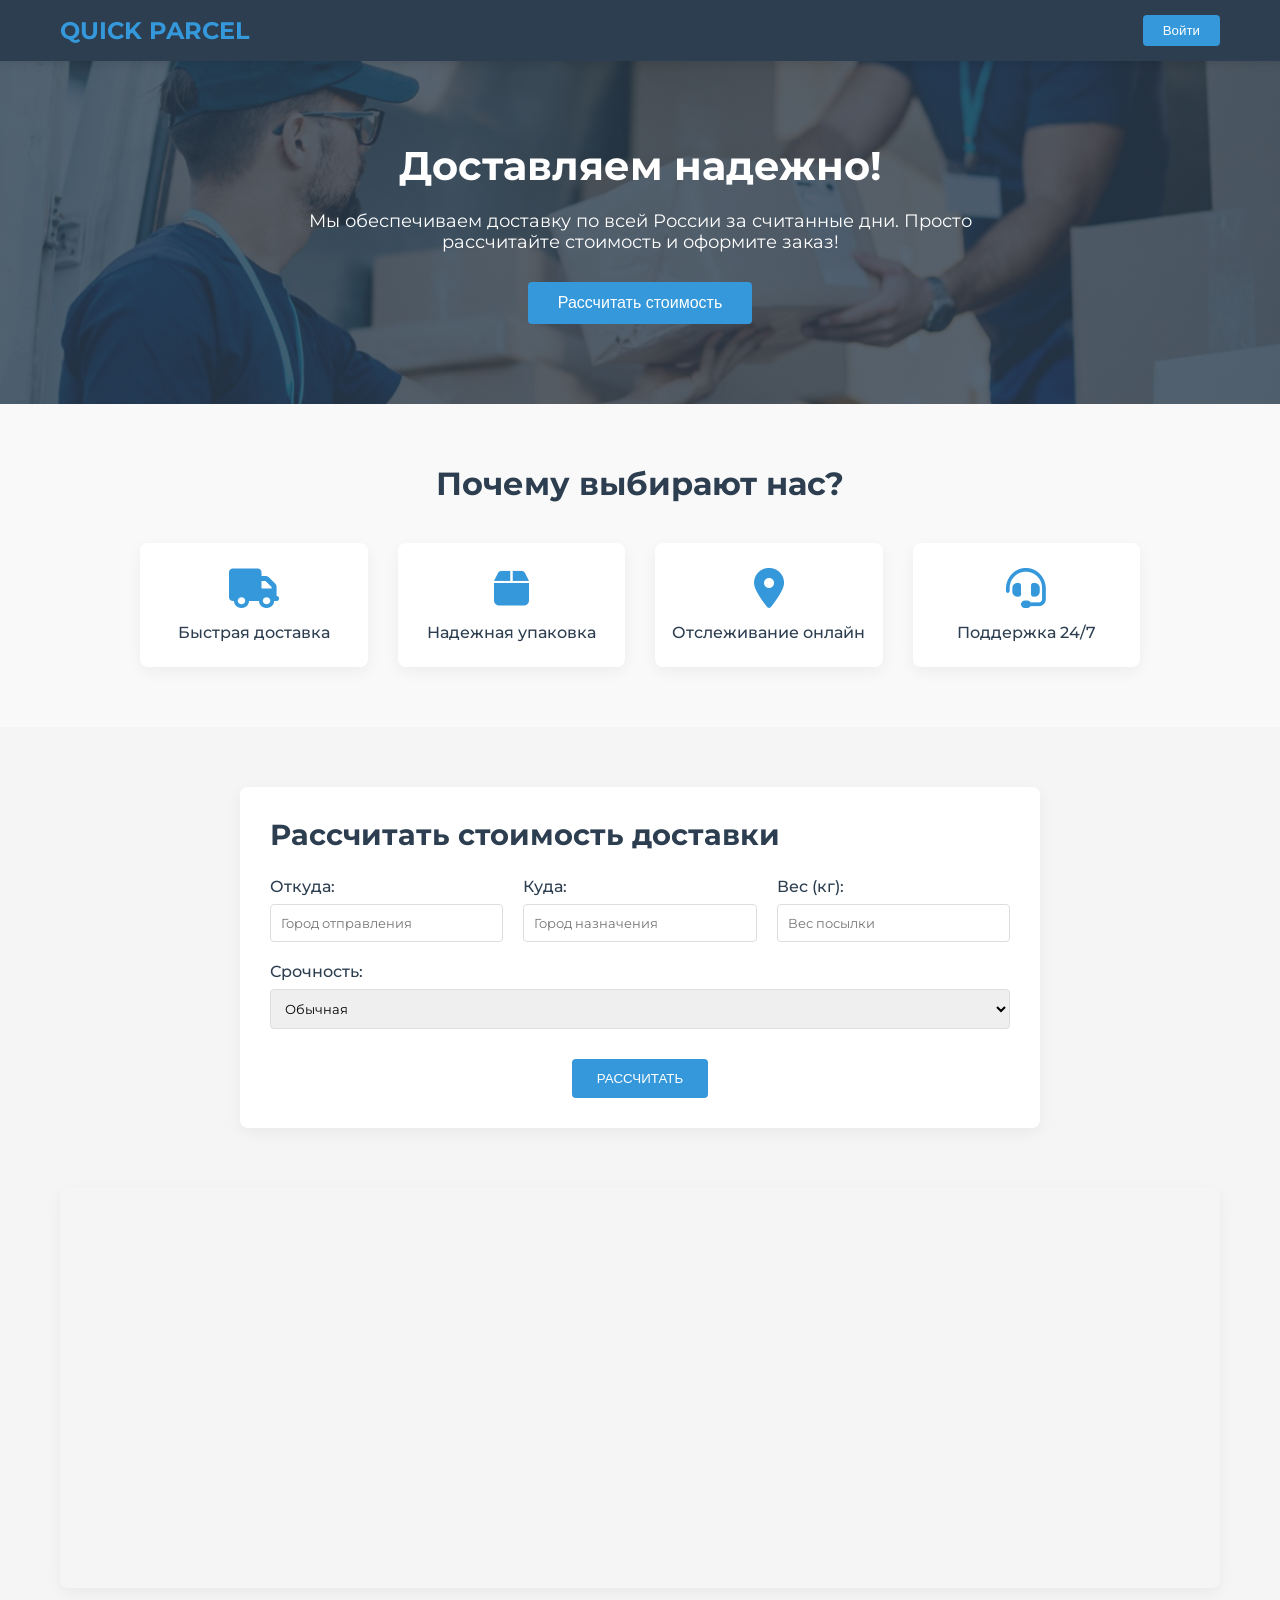
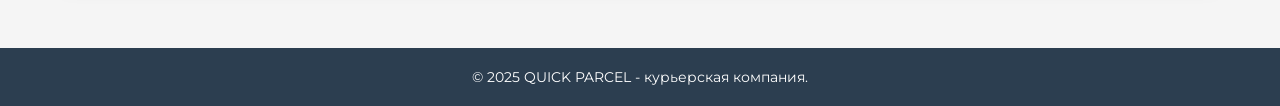
<file: frontend/index.html>
<!DOCTYPE html>
<html lang="en">
<head>
    <meta charset="UTF-8" />
    <meta name="viewport" content="width=device-width, initial-scale=1.0" />
    <link rel="stylesheet" href="style.css" />
    <link rel="stylesheet" href="https://cdnjs.cloudflare.com/ajax/libs/font-awesome/6.0.0-beta3/css/all.min.css">
     <link rel="shortcut icon" href="favicon.ico" type="image/x-icon">
    <title>QUICK PARCEL - услуги курьерской компании.</title>
</head>
<body>
    <header>
        <div class="header-content">
            <div class="logo">
                 <b id="reload-logo">QUICK PARCEL</b>
            </div>
            <nav>
                <ul>
                    <li>
                        <button class="login-button" onclick="window.location.href='login.html'">Войти</button>
                    </li>
                </ul>
            </nav>
        </div>
    </header>

    <div class="container">
        <section class="hero-container">
            <div class="hero--info">
                <h1 class="fade-in-text">Доставляем надежно!</h1>
                <p class="fade-in-text">Мы обеспечиваем доставку по всей России за считанные дни. Просто рассчитайте стоимость и оформите заказ!</p>
                <button class="hero-button" onclick="scrollToCalculator()">Рассчитать стоимость</button>
            </div>
        </section>
        <section class="features-section">
            <h2>Почему выбирают нас?</h2>
            <div class="features">
                <div class="feature">
                    <i class="fas fa-truck"></i>
                    <p>Быстрая доставка</p>
                </div>
                <div class="feature">
                    <i class="fas fa-box"></i>
                    <p>Надежная упаковка</p>
                </div>
                <div class="feature">
                    <i class="fas fa-map-marker-alt"></i>
                    <p>Отслеживание онлайн</p>
                </div>
                <div class="feature">
                    <i class="fas fa-headset"></i>
                    <p>Поддержка 24/7</p>
                </div>
            </div>
        </section>
            
        <section id="frame-calculator" class="frame-calculator">
                <div class="frame">
                    <h2>Рассчитать стоимость доставки</h2>
                    <form id="delivery-form">
                        <div class="input-row">
                            <div class="input-group">
                                <label for="from">Откуда:</label>
                                <input type="text" id="from" name="from" placeholder="Город отправления" list="citiesList" required>
                            </div>
                            <div class="input-group">
                                <label for="to">Куда:</label>
                                <input type="text" id="to" name="to" placeholder="Город назначения" list="citiesList" required>
                            </div>
                            <div class="input-group">
                                <label for="weight">Вес (кг):</label>
                                <input type="number" id="weight" name="weight" placeholder="Вес посылки" required>
                            </div>
                            <div class="input-group">
                                <label for="urgency">Срочность:</label>
                                <select id="urgency" name="urgency">
                                    <option value="1">Обычная</option>
                                    <option value="2">Срочная</option>
                                    <option value="3">Экспресс</option>
                                </select>
                            </div>
                        </div>
                        <button type="submit" class="calculate-button">РАССЧИТАТЬ</button>
                    </form>
            </section>
    </div>

    <!-- Список городов для автодополнения -->
    <datalist id="citiesList">
        <option value="Москва">
        <option value="Санкт-Петербург">
        <option value="Новосибирск">
        <option value="Екатеринбург">
        <option value="Нижний Новгород">
        <option value="Казань">
        <option value="Челябинск">
        <option value="Омск">
        <option value="Самара">
        <option value="Ростов-на-Дону">
        <option value="Уфа">
        <option value="Красноярск">
        <option value="Пермь">
        <option value="Воронеж">
        <option value="Волгоград">
        <option value="Симферополь">
    </datalist>

    <div class="map_container">
        <div id="map" style="width: 100%; height: 400px;"></div>
    </div>
      <footer>
        <div class="footer-content">
            <p>© 2025 QUICK PARCEL - курьерская компания.</p>
        </div>
    </footer>
    <script src="https://api-maps.yandex.ru/2.1/?apikey=f2f1014b-bed7-4429-b12e-e46447e15a6b&lang=ru_RU" type="text/javascript"></script>
    <script>
        ymaps.ready(init);
        
        function init() {
            const map = new ymaps.Map("map", {
                center: [44.952116, 34.102411], 
                zoom: 12 
            });
        
            const placemark = new ymaps.Placemark([44.952116, 34.102411], {});
            map.geoObjects.add(placemark);
// === ДОБАВЬТЕ ЭТОТ КОД ===
        if (navigator.geolocation) {
                navigator.geolocation.getCurrentPosition(
                    (position) => {
                        const userLat = position.coords.latitude;
                        const userLng = position.coords.longitude;
                        
                        // Создаем метку пользователя
                        const userPlacemark = new ymaps.Placemark(
                            [userLat, userLng],
                            { hintContent: 'Ваше местоположение' },
                            { preset: 'islands#blueCircleIcon' }
                        );
                        
                        map.geoObjects.add(userPlacemark);
                        map.setCenter([userLat, userLng], 13);
                        
                        console.log('User coordinates:', userLat, userLng);
                    },
                    (error) => {
                        console.error('Geolocation error:', error);
                    },
                    { timeout: 5000 }
                );
            }
            // === КОНЕЦ ДОБАВЛЕНИЯ ===
        }
        
        
        function calculatePrice(from, to, weight, urgency) {
            const basePrices = {
                "Москва": 100, "Санкт-Петербург": 140, "Нижний Новгород": 160,
                "Казань": 180, "Ростов-на-Дону": 200, "Воронеж": 100,
                "Волгоград": 220, "Екатеринбург": 240, "Уфа": 260,
                "Пермь": 280, "Челябинск": 300, "Омск": 340,
                "Новосибирск": 380, "Красноярск": 420, "Симферополь": 260
            };
            
            const urgencyMultipliers = { "1": 1.0, "2": 1.5, "3": 2.0 };
                
                const fromPrice = basePrices[from] || 400;
                const toPrice = basePrices[to] || 400;
                const distanceFactor = Math.abs(fromPrice - toPrice) / 100 ;
                
                return Math.round((fromPrice + toPrice) * distanceFactor * weight * urgencyMultipliers[urgency] + 300);
            }
        
        document.getElementById('delivery-form').addEventListener('submit', function(e) {
            e.preventDefault();
            
            const from = document.getElementById('from').value.trim();
            const to = document.getElementById('to').value.trim();
            const weight = parseFloat(document.getElementById('weight').value);
            const urgency = document.getElementById('urgency').value;
        
            // Валидация
            const validCities = ["Москва", "Санкт-Петербург", "Новосибирск", "Екатеринбург", "Нижний Новгород", "Казань", "Челябинск", "Омск", "Самара", "Ростов-на-Дону","Уфа", "Красноярск", "Пермь", "Воронеж", "Волгоград", "Симферополь"];
            if (!validCities.includes(from) || !validCities.includes(to)) {
                alert('Укажите города из списка доступных!');
                return;
            }
        
            if (isNaN(weight) || weight < 0.1 || weight > 1000) {
                alert('Вес должен быть от 0.1 до 1000 кг!');
                return;
            }
        
            // Расчет и сохранение
            const price = calculatePrice(from, to, weight, urgency);
            localStorage.setItem('deliveryData', JSON.stringify({
                from, to, weight, urgency, price
            }));
        
            setTimeout(() => window.location.href = 'calculator.html', 300);
        });
        
        document.getElementById('reload-logo').addEventListener('click', () => {
            window.location.href = 'index.html';
        });
        
        function scrollToCalculator() {
            document.getElementById('frame-calculator').scrollIntoView({ 
                behavior: 'smooth' 
            });
        }
    </script>
    <script>
        // Проверка авторизации и изменение кнопки
        document.addEventListener('DOMContentLoaded', () => {
            const authToken = localStorage.getItem('authToken');
            const loginButton = document.querySelector('.login-button');
            
            if (authToken && loginButton) {
                loginButton.textContent = 'Личный кабинет';
                loginButton.onclick = () => {
                    window.location.href = 'account.html';
                };
            } else {
                loginButton.onclick = () => {
                    window.location.href = 'login.html';
                };
            }
        });
    </script>
</body>
</html>
</file>
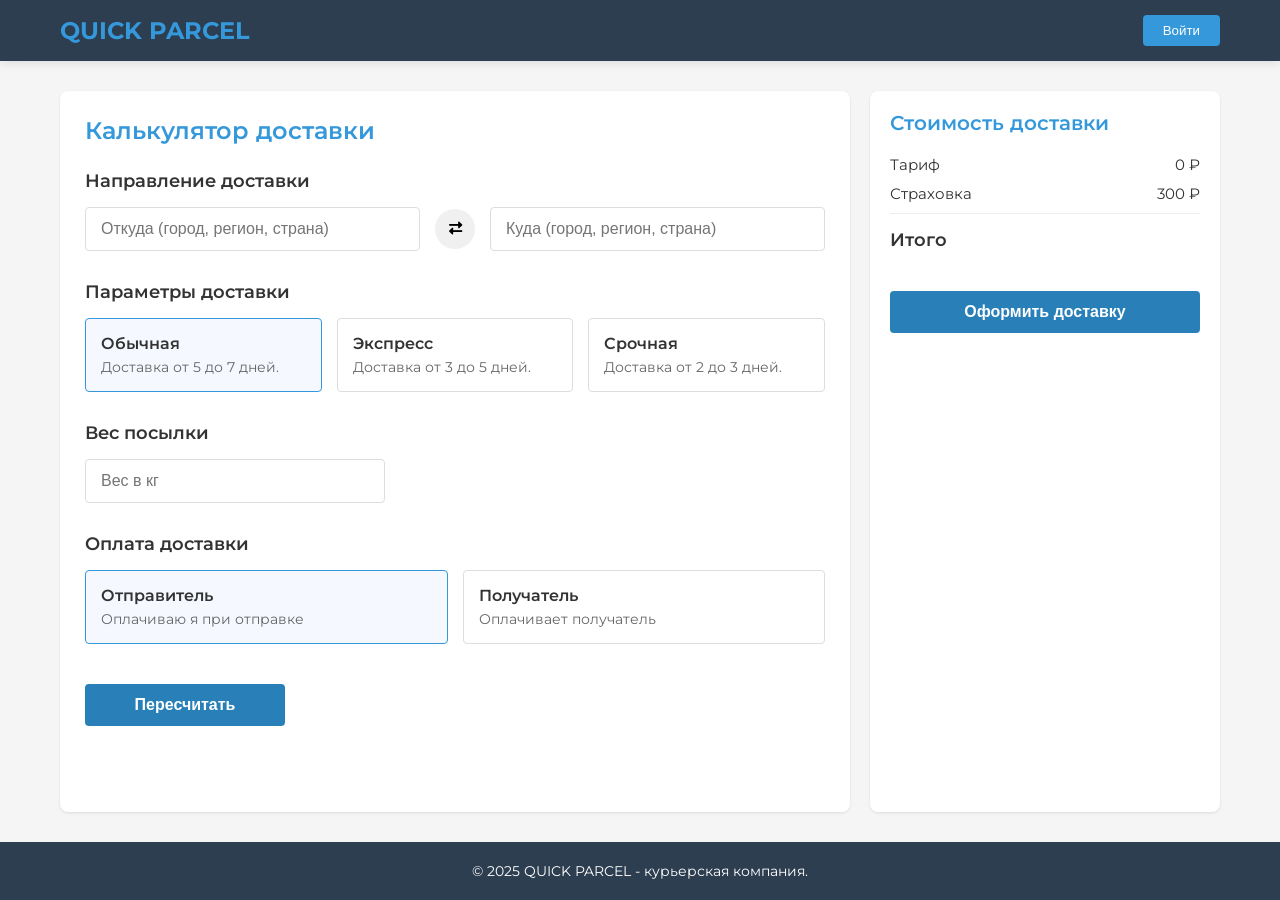
<file: frontend/calculator.html>
<!DOCTYPE html>
<html lang="ru">
<head>
    <meta charset="UTF-8" />
    <meta name="viewport" content="width=device-width, initial-scale=1.0, maximum-scale=1.0, user-scalable=no">
    <link rel="stylesheet" href="https://cdnjs.cloudflare.com/ajax/libs/font-awesome/6.0.0-beta3/css/all.min.css">
    <link rel="stylesheet" href="styleCalculator.css" />
      <link rel="shortcut icon" href="favicon.ico" type="image/x-icon">
    <title>QUICKPARCEL - Калькулятор</title>
</head>
<body>
    <header>
        <div class="header-content">
                <div class="logo">
                    <span id="reload-logo" onclick="window.location.href='index.html'">QUICK PARCEL</span>
                </div>
            <nav>
                <ul>
                    <li>
                        <button class="login-button" id="auth-button">Войти</button>
                    </li>
                </ul>
            </nav>
        </div>
    </header>
    
    <div class="main-content-calculator">
        <div class="calculator_container">
            <h1 class="calculator_text">Калькулятор доставки</h1>
            
            <div class="location-section">
                <h2 class="section-title">Направление доставки</h2>
                <div class="location-inputs">
                    <div class="location-input">
                        <input type="text" list="citiesList" placeholder="Откуда (город, регион, страна)" value="">
                    </div>
                    <div class="location-swap">
                        <button class="swap-btn">
                            <i class="fas fa-exchange-alt"></i>
                        </button>
                    </div>
                    <div class="location-input">
                        <input type="text" list="citiesList" placeholder="Куда (город, регион, страна)" value="">
                    </div>
                </div>
            </div>
            
            <datalist id="citiesList">
                <option value="Москва">
                <option value="Санкт-Петербург">
                <option value="Новосибирск">
                <option value="Екатеринбург">
                <option value="Нижний Новгород">
                <option value="Казань">
                <option value="Челябинск">
                <option value="Омск">
                <option value="Самара">
                <option value="Ростов-на-Дону">
                <option value="Уфа">
                <option value="Красноярск">
                <option value="Пермь">
                <option value="Воронеж">
                <option value="Волгоград">
                <option value="Симферополь">
            </datalist>
            
            <div class="delivery-options">
                <h2 class="section-title">Параметры доставки</h2>
                <div class="options-grid">
                    <div class="option-card active">
                        <div class="option-title">Обычная</div>
                        <div class="option-desc">Доставка от 5 до 7 дней.</div>
                    </div>
                    <div class="option-card">
                        <div class="option-title">Экспресс</div>
                        <div class="option-desc">Доставка от 3 до 5 дней.</div>
                    </div>
                    <div class="option-card">
                        <div class="option-title">Срочная</div>
                        <div class="option-desc">Доставка от 2 до 3 дней.</div>
                    </div>
                </div>
            </div>

            <div class="weight-options">
                <h2 class="section-title">Вес посылки</h2>
                <div class="weight-input">
                    <input type="text" placeholder="Вес в кг" value="">
                </div>
            </div>
            
            <div class="payment-section">
                <h2 class="section-title">Оплата доставки</h2>
                <div class="payment-options">
                    <div class="payment-option active">
                        <div class="option-title">Отправитель</div>
                        <div class="option-desc">Оплачиваю я при отправке</div>
                    </div>
                    <div class="payment-option">
                        <div class="option-title">Получатель</div>
                        <div class="option-desc">Оплачивает получатель</div>
                    </div>
                </div>
            </div>
            <div class="redo-payment">
                <button class="redo-button">Пересчитать</button>
            </div>
        </div>
        
        <div class="check">
            <h2 class="check-title">Стоимость доставки</h2>
            <div class="check-summary">
                <div class="summary-item">
                    <span>Тариф</span>
                    <span>0 ₽</span>
                </div>
                <div class="summary-item">
                    <span>Страховка</span>
                    <span>300 ₽</span>
                </div>
                <div class="summary-item summary-total">
                    <span>Итого</span>
                    <span></span>
                </div>
            </div>
            <button class="check-button">Оформить доставку</button>
        </div>
    </div>
    
    <footer>
        <div class="footer-content">
            <p>© 2025 QUICK PARCEL - курьерская компания.</p>
        </div>
    </footer>
    
    <script>
        document.addEventListener('DOMContentLoaded', () => {
            // Получаем сохраненные данные
            const savedData = JSON.parse(localStorage.getItem('deliveryData'));
            
            if (savedData) {
                // Заполняем поля формы
                document.querySelector('.location-input:first-child input').value = savedData.from;
                document.querySelector('.location-input:last-child input').value = savedData.to;
                document.querySelector('.weight-input input').value = savedData.weight;
                
                // Выбираем тип доставки (0=обычная, 1=экспресс, 2=срочная)
                const deliveryCards = document.querySelectorAll('.option-card');
                deliveryCards[parseInt(savedData.urgency) - 1].click();
                
                // Рассчитываем и отображаем стоимость
                updatePriceDisplay(savedData);
            }
    
            // Обработчики UI
            document.querySelectorAll('.option-card').forEach(card => {
                card.addEventListener('click', function() {
                    document.querySelectorAll('.option-card').forEach(c => c.classList.remove('active'));
                    this.classList.add('active');
                    recalculatePrice();
                });
            });
            
            document.querySelectorAll('.payment-option').forEach(option => {
                option.addEventListener('click', function() {
                    document.querySelectorAll('.payment-option').forEach(o => o.classList.remove('active'));
                    this.classList.add('active');
                    recalculatePrice(); // Добавляем вызов перерасчета при изменении способа оплаты
                });
            });
            
            document.querySelector('.swap-btn').addEventListener('click', function() {
                const fromInput = document.querySelector('.location-input:first-child input');
                const toInput = document.querySelector('.location-input:last-child input');
                const temp = fromInput.value;
                fromInput.value = toInput.value;
                toInput.value = temp;
                recalculatePrice();
            });
    
            // Обработчик изменения веса
            document.querySelector('.weight-input input').addEventListener('input', recalculatePrice);
    
            // Временный обработчик кнопки оформления
            document.querySelector('.check-button').addEventListener('click', () => {
                // Получаем данные из формы
                const from = document.querySelector('.location-input:first-child input').value;
                const to = document.querySelector('.location-input:last-child input').value;
                const weight = parseFloat(document.querySelector('.weight-input input').value);
                const urgency = document.querySelector('.option-card.active .option-title').textContent;
                
                // Проверяем заполнение полей
                if (!from || !to || !weight || isNaN(weight)) {
                    alert('Заполните все обязательные поля!');
                    return;
                }

                // Преобразуем тип доставки в числовой формат
                const urgencyMap = {
                    'Обычная': '1',
                    'Экспресс': '2',
                    'Срочная': '3'
                };
                const urgencyValue = urgencyMap[urgency] || '1';

                // Рассчитываем цену
                const priceData = calculatePrice({ 
                    from, 
                    to, 
                    weight, 
                    urgency: urgencyValue 
                });

                const deliveryData = {
                    from,
                    to,
                    weight,
                    urgency: urgencyValue,
                    tariff: priceData.tariff,
                    insurance: priceData.insurance,
                    price: priceData.total
                };
                
                console.log('Сохраненные данные:', deliveryData); // Для отладки
                localStorage.setItem('deliveryData', JSON.stringify(deliveryData));
                
                const authToken = localStorage.getItem('authToken');
                if (authToken) {
                    // Если авторизован - сразу в личный кабинет
                    window.location.href = 'account.html';
                } else {
                    // Если не авторизован - на страницу входа с редиректом
                    window.location.href = 'login.html?redirect=account';
                }
            });
    
            // Функция обновления отображения цены
            function updatePriceDisplay(data) {
                const priceData = calculatePrice(data);
                
                // Форматируем числа с разделителями
                const format = num => new Intl.NumberFormat('ru-RU').format(num);
                
                // Обновляем значения в интерфейсе
                document.querySelector('.summary-item:nth-child(1) span:last-child').textContent = `${format(priceData.tariff)} ₽`;
                document.querySelector('.summary-item:nth-child(2) span:last-child').textContent = `${format(priceData.insurance)} ₽`;
                document.querySelector('.summary-total span:last-child').textContent = `${format(priceData.total)} ₽`;
            }
    
            // Функция перерасчета цены
            function recalculatePrice() {
                const from = document.querySelector('.location-input:first-child input').value;
                const to = document.querySelector('.location-input:last-child input').value;
                const weight = parseFloat(document.querySelector('.weight-input input').value);
                const urgency = document.querySelector('.option-card.active .option-title').textContent.toLowerCase();
                const paymentMethod = document.querySelector('.payment-option.active .option-title').textContent;
                
                if (from && to && weight && !isNaN(weight)) {
                    const priceData = calculatePrice({
                        from,
                        to,
                        weight,
                        urgency: urgency === 'обычная' ? '1' : 
                                urgency === 'экспресс' ? '2' : '3',
                        paymentMethod: paymentMethod
                    });

                    updatePriceDisplay({
                        ...priceData,
                        from,
                        to,
                        weight,
                        urgency: urgency === 'обычная' ? '1' : 
                                urgency === 'экспресс' ? '2' : '3',
                        paymentMethod: paymentMethod
                    });
                }
            }
            // Функция расчета цены (должна совпадать с index.html)
            function calculatePrice(data) {
                const basePrices = {
                    "Москва": 100, "Санкт-Петербург": 140, "Нижний Новгород": 160,
                    "Казань": 180, "Ростов-на-Дону": 200, "Воронеж": 200,
                    "Волгоград": 220, "Екатеринбург": 240, "Уфа": 260,
                    "Пермь": 380, "Челябинск": 400, "Омск": 440,
                    "Новосибирск": 380, "Красноярск": 420, "Симферополь": 260
                };
                
                const urgencyMultipliers = { "1": 1.0, "2": 1.5, "3": 2.0 };
                
                const fromPrice = basePrices[data.from] || 400;
                const toPrice = basePrices[data.to] || 400;
                const distanceFactor = Math.abs(fromPrice - toPrice) / 100;
                
                // Получаем выбранный способ оплаты
                const paymentMethod = document.querySelector('.payment-option.active .option-title').textContent;
                
                // Рассчитываем стоимость без страховки
                let tariff = Math.round((fromPrice + toPrice) * distanceFactor * data.weight * urgencyMultipliers[data.urgency]);
                const insurance = 300; // Фиксированная страховка
                
                // Добавляем 120 рублей, если оплачивает получатель
                if (paymentMethod === "Получатель") {
                    tariff += 120;
                }
                
                const total = tariff + insurance;
                
                return {
                    tariff: tariff,
                    insurance: insurance,
                    total: total
                };
            }
        });
    </script>
    <script>
        // Проверка авторизации и изменение кнопки
        document.addEventListener('DOMContentLoaded', () => {
            const authToken = localStorage.getItem('authToken');
            const authButton = document.getElementById('auth-button');
            
            if (authToken && authButton) {
                authButton.textContent = 'Личный кабинет';
                authButton.onclick = () => {
                    window.location.href = 'account.html';
                };
            } else {
                authButton.onclick = () => {
                    window.location.href = 'login.html';
                };
            }
        });
    </script>
</body>
</html>
</file>
<file: frontend/style.css>
@import url('https://fonts.googleapis.com/css2?family=Montserrat:wght@400;500;600;700&display=swap');
        
        * {
            margin: 0;
            padding: 0;
            box-sizing: border-box;
        }

        body {
            font-family: 'Montserrat', sans-serif;
            background-color: #f5f5f5;;
            margin: 0;
            color: #333;
        }

        header {
            background-color: #2c3e50;
            box-shadow: 0 2px 10px rgba(0,0,0,0.1);
            position: sticky;
            top: 0;
            z-index: 1000;
        }

        ul {
            list-style: none; 
            padding-left: 0;  
          }

        .header-content {
            max-width: 1200px;
            margin: 0 auto;
            padding: 15px 20px;
            display: flex;
            justify-content: space-between;
            align-items: center;
        }

        .logo {
            font-size: 24px;
            font-weight: 700;
            color: #3498db;
            cursor: pointer;
        }

        .login-button {
            background-color: #3498db;
            color: white;
            border: none;
            padding: 8px 20px;
            border-radius: 4px;
            font-weight: 500;
            cursor: pointer;
            transition: all 0.3s ease;
        }

        .login-button:hover {
            background-color: #2980b9;
            transform: translateY(-2px);
        }

        /* Герой-секция */
        .hero-container {
            background: linear-gradient(rgba(44, 62, 80, 0.8), rgba(44, 62, 80, 0.8)), 
                        url('10-luchshih-sluzhb-dostavki-dlya-internet-magazinov-1232.jpg');
            background-size: cover;
            background-position: center;
            color: white;
            padding: 80px 20px;
            text-align: center;
        }

        .hero--info h1 {
            font-size: 2.5rem;
            margin-bottom: 20px;
        }

        .hero--info p {
            font-size: 1.1rem;
            margin-bottom: 30px;
            max-width: 700px;
            margin-left: auto;
            margin-right: auto;
        }

        .hero-button {
            background-color: #3498db;
            color: white;
            border: none;
            padding: 12px 30px;
            border-radius: 4px;
            font-size: 1rem;
            font-weight: 500;
            cursor: pointer;
            transition: all 0.3s ease;
        }

        .hero-button:hover {
            background-color: #2980b9;
            transform: translateY(-2px);
        }

        .features-section {
            padding: 60px 20px;
            background-color: #f9f9f9;
        }

        .features-section h2 {
            text-align: center;
            margin-bottom: 40px;
            color: #2c3e50;
            font-size: 2rem;
        }

        .features {
            display: flex;
            flex-wrap: wrap;
            justify-content: center;
            gap: 30px;
            max-width: 1000px;
            margin: 0 auto;
        }

        .feature {
            flex: 1;
            min-width: 200px;
            max-width: 250px;
            text-align: center;
            padding: 25px 15px;
            background: white;
            border-radius: 8px;
            box-shadow: 0 5px 15px rgba(0,0,0,0.05);
            transition: transform 0.3s ease;
        }

        .feature:hover {
            transform: translateY(-10px);
        }

        .feature i {
            font-size: 40px;
            color: #3498db;
            margin-bottom: 15px;
        }

        .feature p {
            font-weight: 500;
            color: #2c3e50;
        }

        /* Калькулятор */
        .frame-calculator {
            max-width: 800px;
            margin: 60px auto;
            padding: 30px;
            background: white;
            border-radius: 8px;
            box-shadow: 0 5px 15px rgba(0,0,0,0.05);
        }

        .frame-calculator h2 {
            color: #2c3e50;
            margin-bottom: 25px;
            font-size: 1.8rem;
        }

        .input-row {
            display: flex;
            flex-wrap: wrap;
            gap: 20px;
            margin-bottom: 20px;
        }

        .input-group {
            flex: 1;
            min-width: 200px;
        }

        .input-group label {
            display: block;
            margin-bottom: 8px;
            font-weight: 500;
            color: #2c3e50;
        }

        .input-group input,
        .input-group select {
            width: 100%;
            padding: 10px;
            border: 1px solid #ddd;
            border-radius: 4px;
            font-family: 'Montserrat', sans-serif;
        }

        .calculate-button {
            background-color: #3498db;
            color: white;
            border: none;
            padding: 12px 25px;
            border-radius: 4px;
            font-weight: 500;
            cursor: pointer;
            transition: all 0.3s ease;
            display: block;
            margin: 30px auto 0;
        }

        .calculate-button:hover {
            background-color: #2980b9;
        }

        #result {
            margin-top: 30px;
            text-align: center;
            font-size: 1.1rem;
        }

        #result p {
            margin-bottom: 10px;
        }

        /* Карта */
        .map_container {
            max-width: 1200px;
            margin: 0 auto;
            padding: 0 20px 60px;
        }

        #map {
            height: 400px;
            border-radius: 8px;
            box-shadow: 0 5px 15px rgba(0,0,0,0.05);
        }

        /* Подвал */
        footer {
            background-color: #2c3e50;
            color: white;
            text-align: center;
            padding: 20px;
            font-size: 0.9rem;
        }

        /* Адаптивность */
        @media (max-width: 768px) {
            .hero--info h1 {
                font-size: 2rem;
            }
            
            .feature {
                min-width: 150px;
            }
            
            .input-group {
                min-width: 100%;
            }
        }


 
 

/* Личный кабинет */
.main-account-page{
    margin: 0 auto;
    width: 1200px;
    height: 1000px;
}
.account-header {
    background-color: #2c3e50;
    color: white;
    padding: 15px 20px;
    display: flex;
    justify-content: space-between;
    align-items: center;
}
.account-header a {
    color: white;
    text-decoration: none;
}
.account-container {
    max-width: 1200px;
    margin: 20px auto;
    padding: 20px;
    display: flex;
}
.sidebar {
    width: 250px;
    background: white;
    border-radius: 8px;
    box-shadow: 0 2px 10px rgba(0,0,0,0.05);
    padding: 20px;
    margin-right: 20px;
}
.sidebar-menu {
    list-style: none;
    padding: 0;
}
.sidebar-menu li {
    margin-bottom: 10px;
}
.sidebar-menu a {
    display: block;
    padding: 10px;
    color: #2c3e50;
    text-decoration: none;
    border-radius: 4px;
}
.sidebar-menu a:hover, .sidebar-menu a.active {
    background-color: #3498db;
    color: white;
}
.main-content {
    flex: 1;
    background: white;
    border-radius: 8px;
    box-shadow: 0 2px 10px rgba(0,0,0,0.05);
    padding: 25px;
}
.tab-content {
    display: none;
}
.tab-content.active {
    display: block;
}
.order-card {
    border: 1px solid #eee;
    border-radius: 8px;
    padding: 15px;
    margin-bottom: 15px;
}

.save-button{
    background-color: #3498db;
    color: white;
    border: none;
    padding: 12px 25px;
    border-radius: 4px;
    font-weight: 500;
    cursor: pointer;
    transition: all 0.3s ease;
    display: block;
    margin: 20px 0px;
}
.order-card h3 {
    margin-top: 0;
    color: #3498db;
}
.status-pending {
    color: #f39c12;
}
.status-delivered {
    color: #2ecc71;
}
.courier-form {
    max-width: 500px;
}
.courier-form input, .courier-form textarea {
    width: 100%;
    padding: 10px;
    margin-bottom: 10px;
    border: 1px solid #ddd;
    border-radius: 4px;
}
.courier-form button {
    background-color: #3498db;
    color: white;
    border: none;
    padding: 10px 20px;
    border-radius: 4px;
    cursor: pointer;
}
</file>
<file: frontend/styleCalculator.css>
@import url('https://fonts.googleapis.com/css2?family=Montserrat:wght@400;500;600;700&display=swap');

* {
    margin: 0;
    padding: 0;
    box-sizing: border-box;
}

body {
    font-family: 'Montserrat', sans-serif;
    background-color: #f5f5f5;
    margin: 0;
    color: #333;
    min-height: 100vh;
    display: flex;
    flex-direction: column;
}

header {
    background-color: #2c3e50;
    box-shadow: 0 2px 10px rgba(0,0,0,0.1);
    position: sticky;
    top: 0;
    z-index: 1000;
}

ul {
    list-style: none; 
    padding-left: 0;  
  }

.header-content {
    max-width: 1200px;
    margin: 0 auto;
    padding: 15px 20px;
    display: flex;
    justify-content: space-between;
    align-items: center;
}

.logo {
    font-size: 24px;
    font-weight: 700;
    color: #3498db;
    cursor: pointer;
}

.login-button {
    background-color: #3498db;
    color: white;
    border: none;
    padding: 8px 20px;
    border-radius: 4px;
    font-weight: 500;
    cursor: pointer;
    transition: all 0.3s ease;
}

.login-button:hover {
    background-color: #2980b9;
    transform: translateY(-2px);
}
.main-content-calculator {
flex: 1;
display: flex;
justify-content: center;
gap: 20px;
max-width: 1200px;
margin: 30px auto;
padding: 0 20px;
width: 100%;
}


.calculator_container {
    flex: 1;
    max-width: 800px;
    background-color: white;
    border-radius: 8px;
    box-shadow: 0 1px 3px rgba(0,0,0,0.1);
    padding: 25px;
}

.calculator_text {
    font-size: 24px;
    margin-bottom: 25px;
    color: #3498db;
    font-weight: 600;
}

.section-title {
    font-size: 18px;
    margin-bottom: 15px;
    color: #333;
    font-weight: 600;
}

.location-section {
    margin-bottom: 30px;
}

.location-inputs {
    display: flex;
    gap: 15px;
    margin-bottom: 15px;
}

.location-input {
    flex: 1;
    position: relative;
}

.location-input input {
    width: 100%;
    padding: 12px 15px;
    border: 1px solid #ddd;
    border-radius: 4px;
    font-size: 16px;
}

.location-input input:focus {
    outline: none;
    border-color: #3498db;
}

.location-swap {
    display: flex;
    align-items: center;
    justify-content: center;
}

.swap-btn {
    background-color: #f0f0f0;
    border: none;
    width: 40px;
    height: 40px;
    border-radius: 50%;
    cursor: pointer;
    display: flex;
    align-items: center;
    justify-content: center;
    transition: background-color 0.3s;
}

.swap-btn:hover {
    background-color: #e0e0e0;
}

.delivery-options {
    margin-bottom: 30px;
}

.options-grid {
    display: grid;
    grid-template-columns: repeat(3, 1fr);
    gap: 15px;
}

.option-card {
    border: 1px solid #ddd;
    border-radius: 4px;
    padding: 15px;
    cursor: pointer;
    transition: all 0.3s;
}

.option-card:hover {
    border-color: #3498db;
}

.option-card.active {
    border-color: #3498db;
    background-color: #f5f9ff;
}

.option-title {
    font-weight: 600;
    margin-bottom: 5px;
}

.option-desc {
    font-size: 14px;
    color: #666;
}

.package-section {
    margin-bottom: 30px;
}

.package-form {
    display: grid;
    grid-template-columns: repeat(4, 1fr);
    gap: 15px;
}

.form-group {
    display: flex;
    flex-direction: column;
}

.form-group label {
    font-size: 14px;
    margin-bottom: 5px;
    color: #666;
}

.form-group input, .form-group select {
    padding: 10px 12px;
    border: 1px solid #ddd;
    border-radius: 4px;
    font-size: 16px;
}

.form-group input:focus, .form-group select:focus {
    outline: none;
    border-color: #3498db;
}

.weight-options {
    margin-bottom: 30px;
}

.weight-input {
    flex: 1;
    position: relative;
}

.weight-input input {
    width: 300px;
    padding: 12px 15px;
    border: 1px solid #ddd;
    border-radius: 4px;
    font-size: 16px;
}

.weight-input input:focus {
    outline: none;
    border-color: #3498db;
}

.payment-section {
    margin-bottom: 20px;
}

.payment-options {
    display: flex;
    gap: 15px;
}

.payment-option {
    flex: 1;
    border: 1px solid #ddd;
    border-radius: 4px;
    padding: 15px;
    cursor: pointer;
    transition: all 0.3s;
}

.payment-option:hover {
    border-color: #3498db;
}

.payment-option.active {
    border-color: #3498db;
    background-color: #f5f9ff;
}

.redo-button{
    width: 200px;
    padding: 12px;
    background-color: #2980b9;
    color: white;
    border: none;
    border-radius: 4px;
    font-weight: 600;
    font-size: 16px;
    cursor: pointer;
    transition: background-color 0.3s;
    margin-top: 20px;
}

.check {
    width: 350px;
    background: white;
    border-radius: 8px;
    box-shadow: 0 1px 3px rgba(0,0,0,0.1);
    padding: 20px;
    position: sticky;
    top: 20px;
}

.check-title {
    font-size: 20px;
    margin-bottom: 20px;
    color: #3498db;
    font-weight: 600;
}

.check-summary {
    margin-bottom: 20px;
}

.summary-item {
    display: flex;
    justify-content: space-between;
    margin-bottom: 10px;
    font-size: 15px;
}

.summary-total {
    font-weight: 600;
    font-size: 18px;
    padding-top: 15px;
    border-top: 1px solid #eee;
    margin-top: 10px;
}

.check-button {
    width: 100%;
    padding: 12px;
    background-color: #2980b9;
    color: white;
    border: none;
    border-radius: 4px;
    font-weight: 600;
    font-size: 16px;
    cursor: pointer;
    transition: background-color 0.3s;
    margin-top: 20px;
}

.check-button:hover {
    background-color: #2980b9;
}

footer {
background-color: #2c3e50;
color: white;
text-align: center;
padding: 20px;
font-size: 0.9rem;
margin-top: auto;
width: 100%;
}


@media (max-width: 1024px) {
    .main-content-calculator {
        flex-direction: column;
        align-items: center;
    }
    
    .calculator_container {
        width: 100%;
        max-width: 100%;
    }
    
    .check {
        width: 100%;
        position: static;
        margin-top: 20px;
    }
}

@media (max-width: 768px) {
    .header-content {
        padding: 10px 15px;
    }
    
    .logo {
        font-size: 20px;
    }
    
    .login-button {
        padding: 6px 15px;
    }
    
    .main-content-calculator {
        padding: 0 15px;
        margin: 20px auto;
    }
    
    .options-grid {
        grid-template-columns: 1fr;
    }
    
    .location-inputs {
        flex-direction: column;
        gap: 10px;
    }
    
    .location-swap {
        align-self: center;
    }
    
    .payment-options {
        flex-direction: column;
    }
    
    .weight-input input {
        width: 100%;
    }
    
    .calculator_text {
        font-size: 20px;
        margin-bottom: 20px;
    }
    
    .section-title {
        font-size: 16px;
    }
    
    .check-title {
        font-size: 18px;
    }
    
    .check-button {
        padding: 10px;
        font-size: 15px;
    }
}

@media (max-width: 480px) {
    .header-content {
        padding: 8px 10px;
    }
    
    .logo {
        font-size: 18px;
    }
    
    .main-content-calculator {
        margin: 15px auto;
    }
    
    .calculator_container {
        padding: 15px;
    }
    
    .calculator_text {
        font-size: 18px;
    }
    
    .option-title {
        font-size: 15px;
    }
    
    .option-desc {
        font-size: 13px;
    }
    
    .summary-item {
        font-size: 14px;
    }
    
    .summary-total {
        font-size: 16px;
    }
}
</file>
